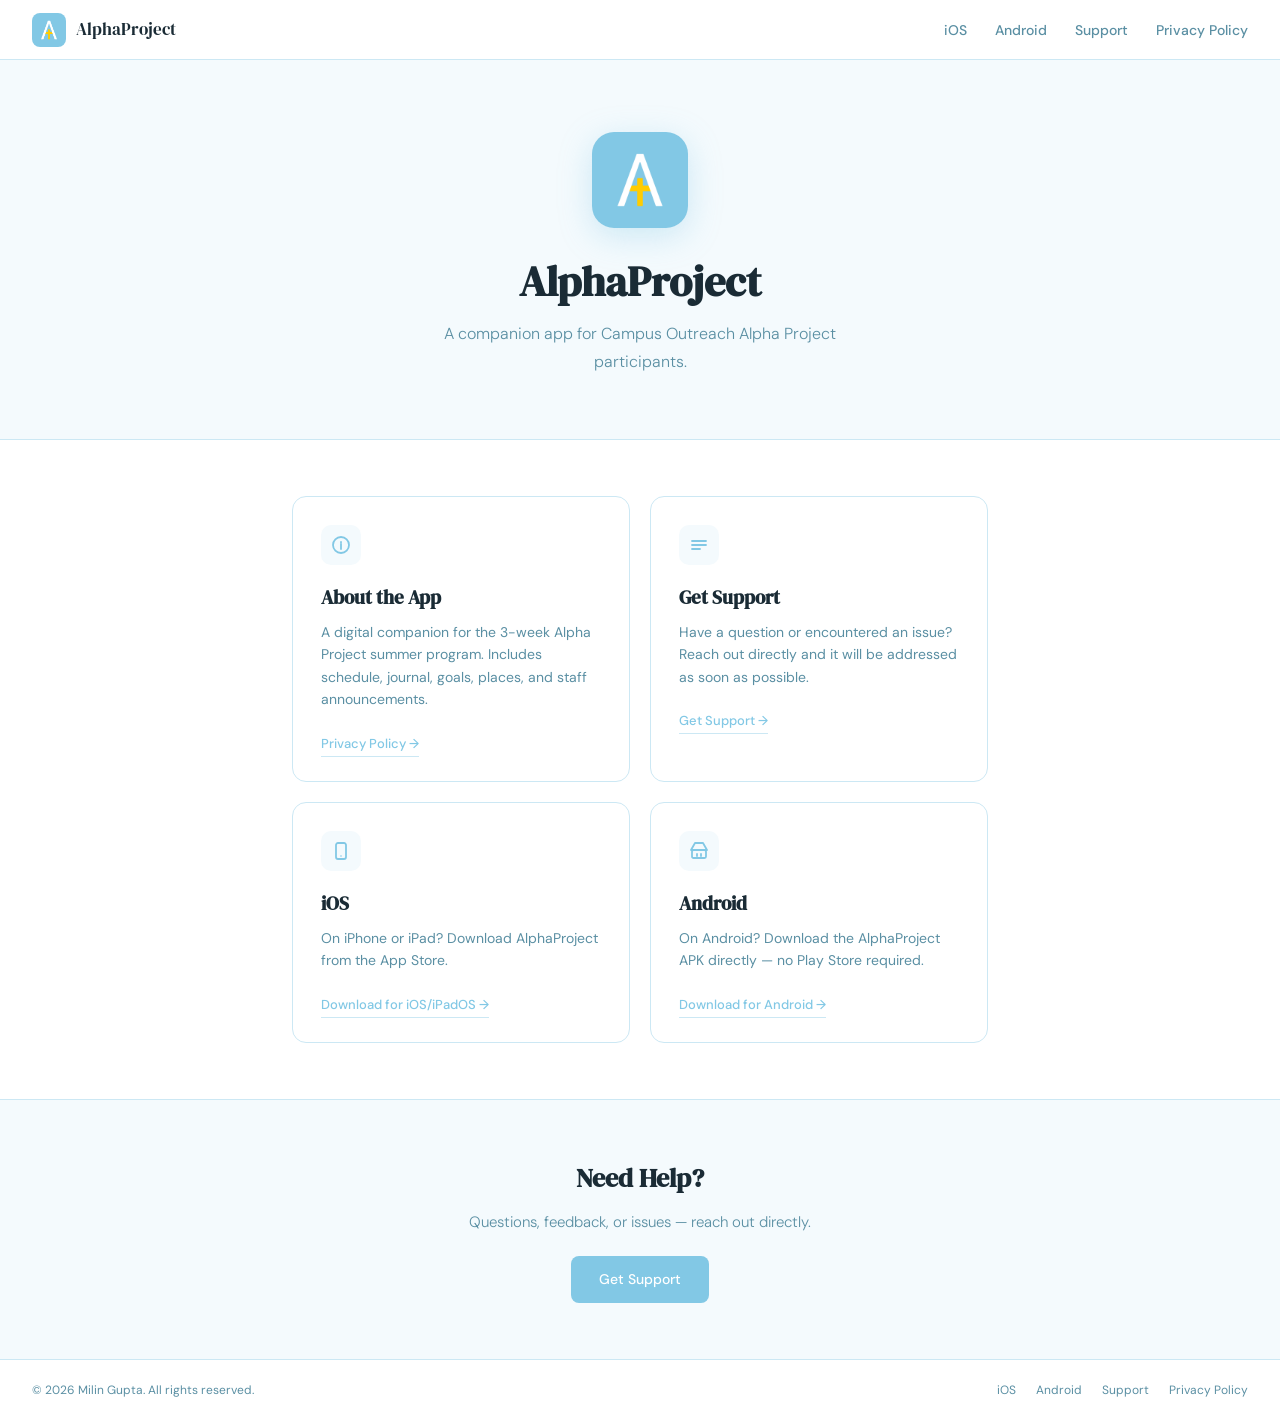
<file: index.html>
<!DOCTYPE html>
<html lang="en">
<head>
  <meta charset="UTF-8">
  <meta name="viewport" content="width=device-width, initial-scale=1.0">
  <meta name="color-scheme" content="light only">
  <title>AlphaProject</title>
  <link rel="icon" type="image/png" href="icon.png">
  <link href="https://fonts.googleapis.com/css2?family=DM+Serif+Display&family=DM+Sans:wght@300;400;500&display=swap" rel="stylesheet">
  <link rel="stylesheet" href="styles.css">
  <script src="script.js" defer></script>
</head>
<body>
  <script src="https://keepandroidopen.org/banner.js?hidebutton=off&size=mini"></script>
  
  <nav>
    <a class="nav-brand" href="index.html">
      <img class="nav-img" src="icon.png" alt="AlphaProject">
      <span class="nav-name">AlphaProject</span>
    </a>
    <ul class="nav-links" id="nav-links">
      <li><a href="ios.html">iOS</a></li>
      <li><a href="android.html">Android</a></li>
      <li><a href="support.html">Support</a></li>
      <li><a href="privacy.html">Privacy Policy</a></li>
    </ul>
    <button class="nav-hamburger" id="nav-hamburger" aria-label="Toggle navigation">
      <span></span><span></span><span></span>
    </button>
  </nav>

  <section class="hero">
    <img class="hero-img" src="icon.png" alt="AlphaProject">
    <h1>AlphaProject</h1>
    <p>A companion app for Campus Outreach Alpha Project participants.</p>
  </section>

  <div class="cards">
    <div class="card">
      <div class="card-icon">
        <svg width="20" height="20" viewBox="0 0 20 20" fill="none">
          <circle cx="10" cy="10" r="8" stroke="#82C8E5" stroke-width="1.8"/>
          <path d="M10 9v5M10 7v.5" stroke="#82C8E5" stroke-width="1.8" stroke-linecap="round"/>
        </svg>
      </div>
      <h2>About the App</h2>
      <p>A digital companion for the 3-week Alpha Project summer program. Includes schedule, journal, goals, places, and staff announcements.</p>
      <a href="privacy.html">Privacy Policy →</a>
    </div>

    <div class="card">
      <div class="card-icon">
        <svg width="20" height="20" viewBox="0 0 20 20" fill="none">
          <path d="M3 10h14M3 6h14M3 14h8" stroke="#82C8E5" stroke-width="1.8" stroke-linecap="round"/>
        </svg>
      </div>
      <h2>Get Support</h2>
      <p>Have a question or encountered an issue? Reach out directly and it will be addressed as soon as possible.</p>
      <a href="support.html">Get Support →</a>
    </div>

    <div class="card">
      <div class="card-icon">
        <svg width="20" height="20" viewBox="0 0 20 20" fill="none">
          <path d="M13 2h-6a2 2 0 00-2 2v12a2 2 0 002 2h6a2 2 0 002-2V4a2 2 0 00-2-2z" stroke="#82C8E5" stroke-width="1.8"
            fill="none" />
          <circle cx="10" cy="15" r="0.8" fill="#82C8E5" />
        </svg>
      </div>
      <h2>iOS</h2>
      <p>On iPhone or iPad? Download AlphaProject from the App Store.</p>
      <a href="ios.html">Download for iOS/iPadOS →</a>
    </div>

    <div class="card">
      <div class="card-icon">
        <svg width="20" height="20" viewBox="0 0 20 20" fill="none">
          <path d="M6 2l-4 7h16l-4-7H6z" stroke="#82C8E5" stroke-width="1.8" stroke-linejoin="round" fill="none"/>
          <rect x="3" y="9" width="14" height="8" rx="1.5" stroke="#82C8E5" stroke-width="1.8" fill="none"/>
          <path d="M8 13v2M12 13v2" stroke="#82C8E5" stroke-width="1.8" stroke-linecap="round"/>
        </svg>
      </div>
      <h2>Android</h2>
      <p>On Android? Download the AlphaProject APK directly — no Play Store required.</p>
      <a href="android.html">Download for Android →</a>
    </div>
  </div>

  <section class="contact">
    <h2>Need Help?</h2>
    <p>Questions, feedback, or issues — reach out directly.</p>
    <a class="contact-email" href="support.html">Get Support</a>
  </section>

  <footer>
    <p>© 2026 Milin Gupta. All rights reserved.</p>
    <div style="display:flex;gap:20px;">
      <a href="ios.html">iOS</a>
      <a href="android.html">Android</a>
      <a href="support.html">Support</a>
      <a href="privacy.html">Privacy Policy</a>
    </div>
  </footer>

</body>
</html>
</file>
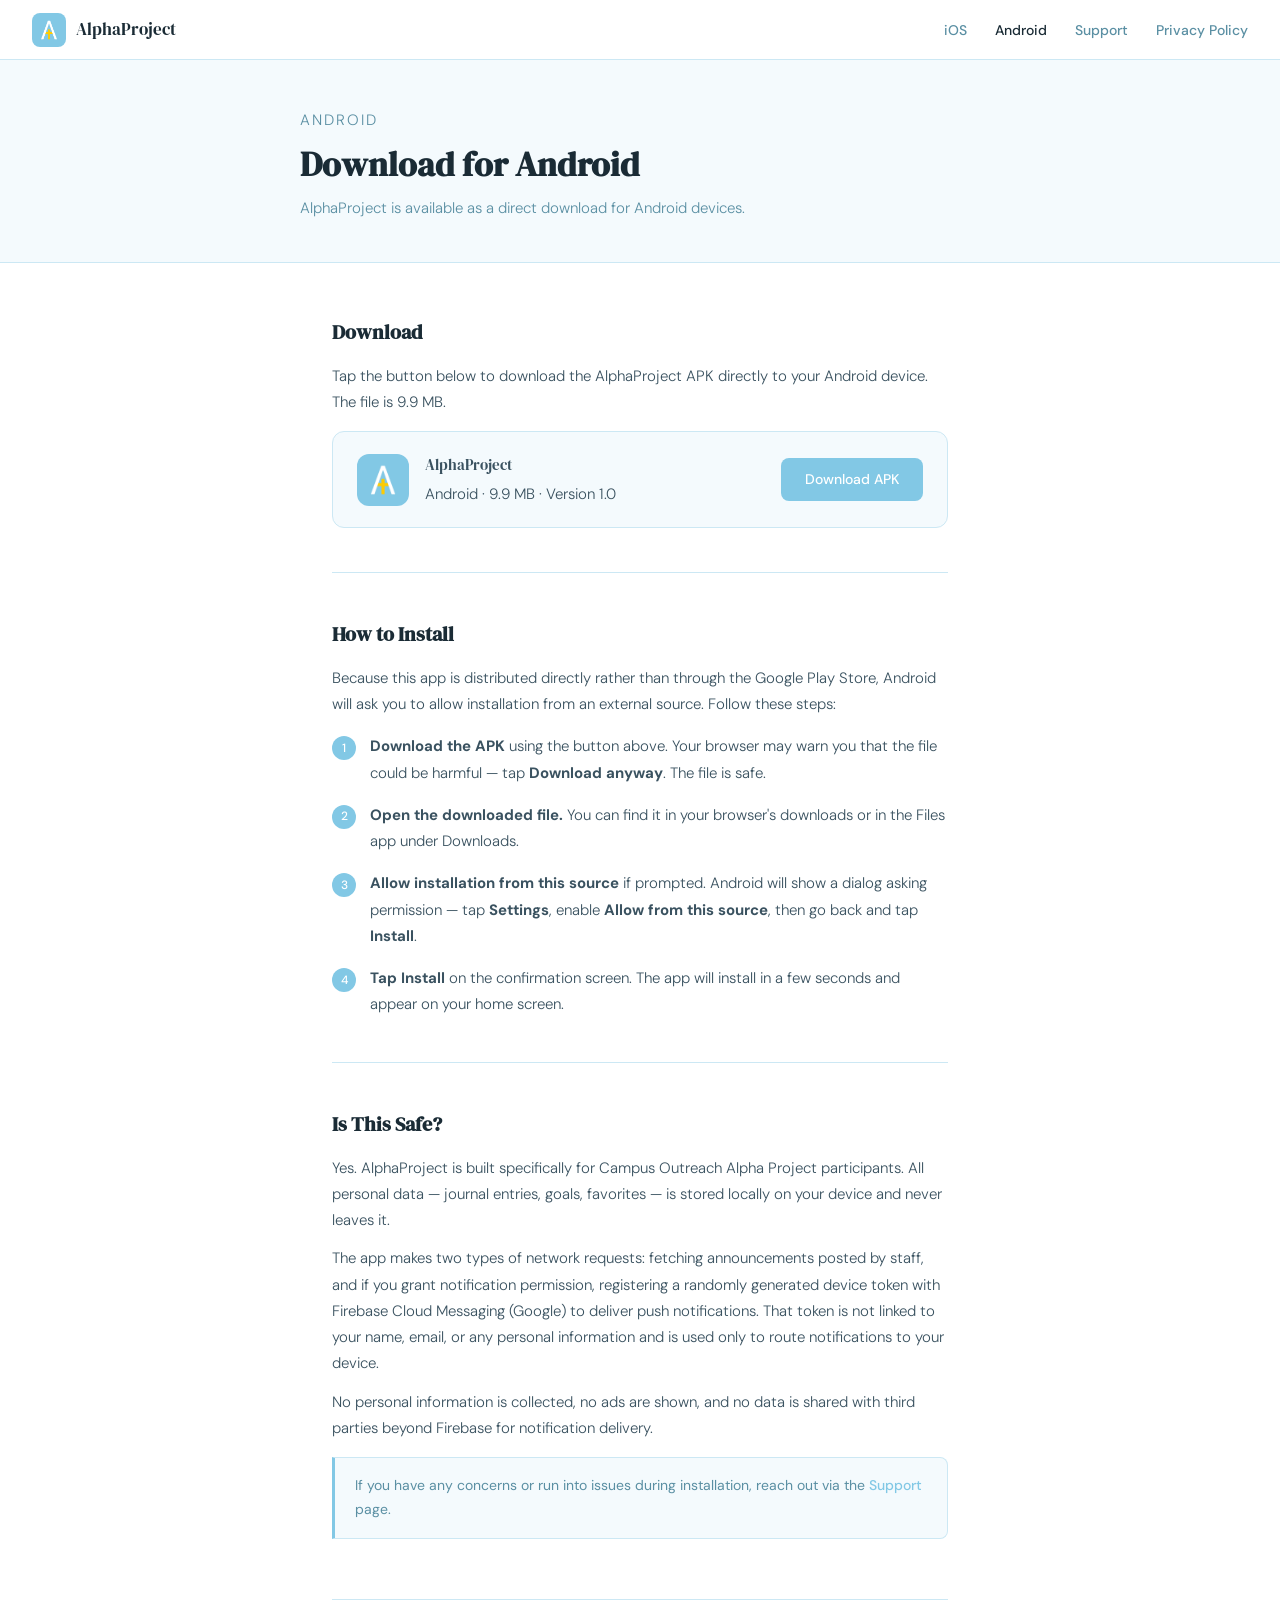
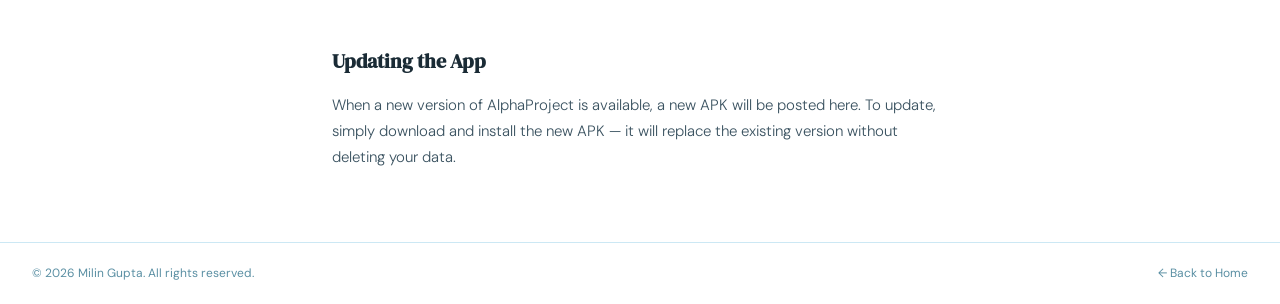
<file: android.html>
<!DOCTYPE html>
<html lang="en">
<head>
  <meta charset="UTF-8">
  <meta name="viewport" content="width=device-width, initial-scale=1.0">
  <meta name="color-scheme" content="light only">
  <title>Android | AlphaProject</title>
  <link rel="icon" type="image/png" href="icon.png">
  <link href="https://fonts.googleapis.com/css2?family=DM+Serif+Display&family=DM+Sans:wght@300;400;500&display=swap" rel="stylesheet">
  <link rel="stylesheet" href="styles.css">
  <script src="script.js" defer></script>
</head>
<body>
  <script src="https://keepandroidopen.org/banner.js?hidebutton=off&size=mini"></script>

  <nav>
    <a class="nav-brand" href="index.html">
      <img class="nav-img" src="icon.png" alt="AlphaProject">
      <span class="nav-name">AlphaProject</span>
    </a>
    <ul class="nav-links" id="nav-links">
      <li><a href="ios.html">iOS</a></li>
      <li><a href="android.html" class="active">Android</a></li>
      <li><a href="support.html">Support</a></li>
      <li><a href="privacy.html">Privacy Policy</a></li>
    </ul>
    <button class="nav-hamburger" id="nav-hamburger" aria-label="Toggle navigation">
      <span></span><span></span><span></span>
    </button>
  </nav>

  <div class="page-header">
    <div class="page-header-inner">
      <p class="page-label">Android</p>
      <h1>Download for Android</h1>
      <p>AlphaProject is available as a direct download for Android devices.</p>
    </div>
  </div>

  <div class="content">

    <div class="section">
      <h2>Download</h2>
      <p>Tap the button below to download the AlphaProject APK directly to your Android device. The file is 9.9 MB.</p>
      <div class="download-block">
        <img class="download-icon" src="icon.png" alt="AlphaProject">
        <div class="download-info">
          <p class="download-name">AlphaProject</p>
          <p class="download-meta">Android · 9.9 MB · Version 1.0</p>
        </div>
        <a class="download-btn" href="download/AlphaProject.apk" download>Download APK</a>
      </div>
    </div>

    <div class="section">
      <h2>How to Install</h2>
      <p>Because this app is distributed directly rather than through the Google Play Store, Android will ask you to allow installation from an external source. Follow these steps:</p>
      <ol class="install-steps">
        <li>
          <span class="step-num">1</span>
          <div>
            <strong>Download the APK</strong> using the button above. Your browser may warn you that the file could be harmful — tap <strong>Download anyway</strong>. The file is safe.
          </div>
        </li>
        <li>
          <span class="step-num">2</span>
          <div>
            <strong>Open the downloaded file.</strong> You can find it in your browser's downloads or in the Files app under Downloads.
          </div>
        </li>
        <li>
          <span class="step-num">3</span>
          <div>
            <strong>Allow installation from this source</strong> if prompted. Android will show a dialog asking permission — tap <strong>Settings</strong>, enable <strong>Allow from this source</strong>, then go back and tap <strong>Install</strong>.
          </div>
        </li>
        <li>
          <span class="step-num">4</span>
          <div>
            <strong>Tap Install</strong> on the confirmation screen. The app will install in a few seconds and appear on your home screen.
          </div>
        </li>
      </ol>
    </div>

    <div class="section">
      <h2>Is This Safe?</h2>
      <p>Yes. AlphaProject is built specifically for Campus Outreach Alpha Project participants. All personal data — journal entries, goals, favorites — is stored locally on your device and never leaves it.</p>
      <p>The app makes two types of network requests: fetching announcements posted by staff, and if you grant notification permission, registering a randomly generated device token with Firebase Cloud Messaging (Google) to deliver push notifications. That token is not linked to your name, email, or any personal information and is used only to route notifications to your device.</p>
      <p>No personal information is collected, no ads are shown, and no data is shared with third parties beyond Firebase for notification delivery.</p>
      <div class="highlight-box">
        If you have any concerns or run into issues during installation, reach out via the <a href="support.html" style="color: var(--blue); text-decoration: none; font-weight: 500;">Support</a> page.
      </div>
    </div>

    <div class="section">
      <h2>Updating the App</h2>
      <p>When a new version of AlphaProject is available, a new APK will be posted here. To update, simply download and install the new APK — it will replace the existing version without deleting your data.</p>
    </div>

  </div>

  <footer>
    <p>© 2026 Milin Gupta. All rights reserved.</p>
    <a href="index.html">← Back to Home</a>
  </footer>

</body>
</html>
</file>
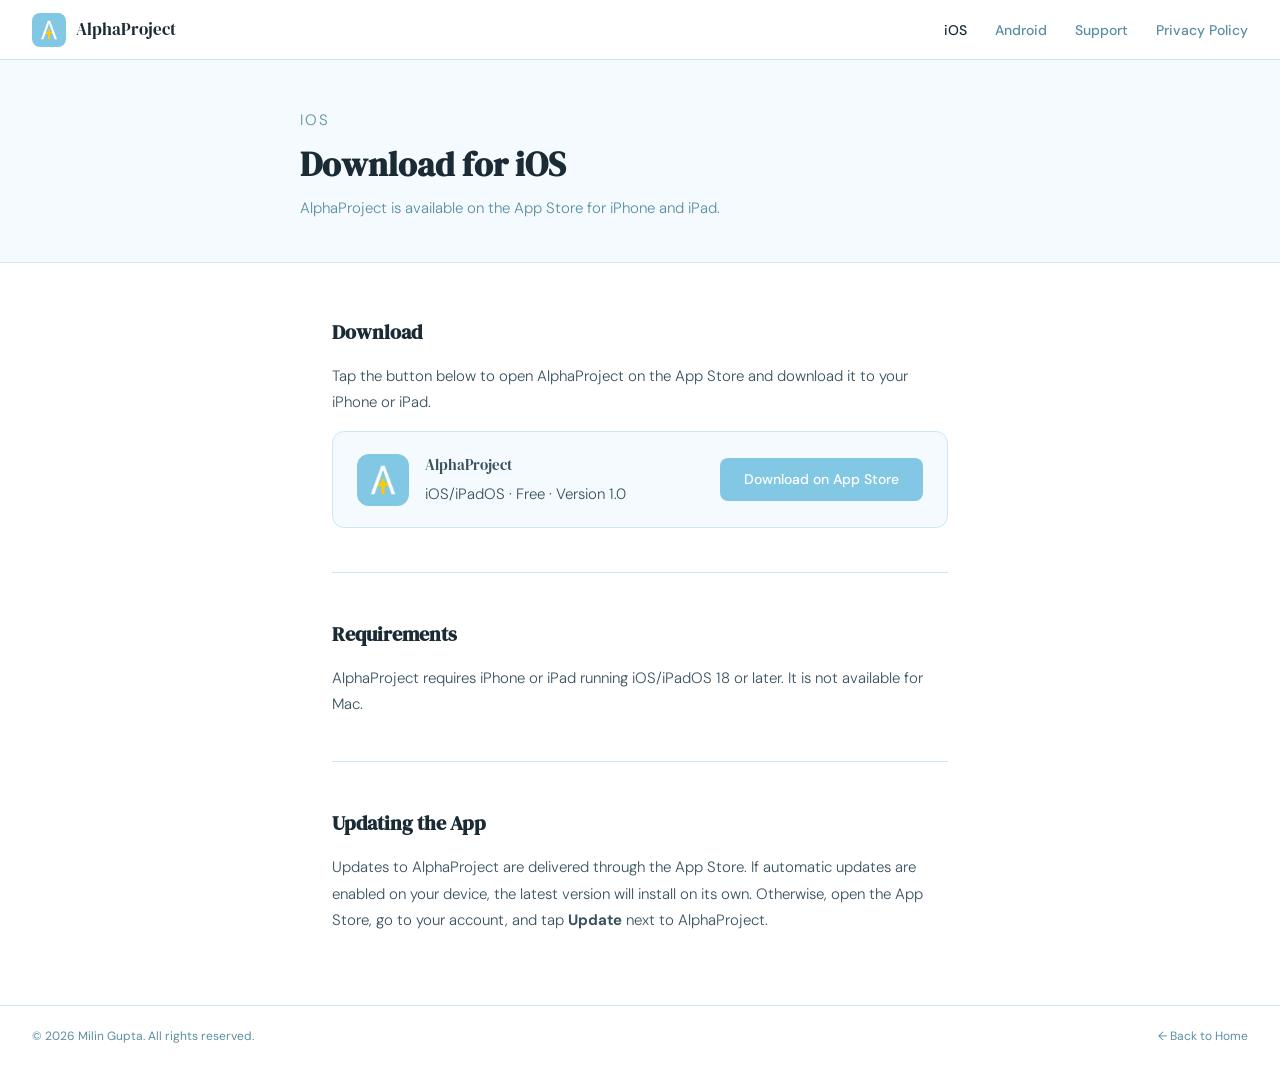
<file: ios.html>
<!DOCTYPE html>
<html lang="en">
<head>
  <meta charset="UTF-8">
  <meta name="viewport" content="width=device-width, initial-scale=1.0">
  <meta name="color-scheme" content="light only">
  <title>iOS | AlphaProject</title>
  <link rel="icon" type="image/png" href="icon.png">
  <link href="https://fonts.googleapis.com/css2?family=DM+Serif+Display&family=DM+Sans:wght@300;400;500&display=swap" rel="stylesheet">
  <link rel="stylesheet" href="styles.css">
  <script src="script.js" defer></script>
</head>
<body>
  <script src="https://keepandroidopen.org/banner.js?hidebutton=off&size=mini"></script>

  <nav>
    <a class="nav-brand" href="index.html">
      <img class="nav-img" src="icon.png" alt="AlphaProject">
      <span class="nav-name">AlphaProject</span>
    </a>
    <ul class="nav-links" id="nav-links">
      <li><a href="ios.html" class="active">iOS</a></li>
      <li><a href="android.html">Android</a></li>
      <li><a href="support.html">Support</a></li>
      <li><a href="privacy.html">Privacy Policy</a></li>
    </ul>
    <button class="nav-hamburger" id="nav-hamburger" aria-label="Toggle navigation">
      <span></span><span></span><span></span>
    </button>
  </nav>

  <div class="page-header">
    <div class="page-header-inner">
      <p class="page-label">iOS</p>
      <h1>Download for iOS</h1>
      <p>AlphaProject is available on the App Store for iPhone and iPad.</p>
    </div>
  </div>

  <div class="content">

    <div class="section">
      <h2>Download</h2>
      <p>Tap the button below to open AlphaProject on the App Store and download it to your iPhone or iPad.</p>
      <div class="download-block">
        <img class="download-icon" src="icon.png" alt="AlphaProject">
        <div class="download-info">
          <p class="download-name">AlphaProject</p>
          <p class="download-meta">iOS/iPadOS · Free · Version 1.0</p>
        </div>
        <a class="download-btn" href="https://apps.apple.com/us/app/alphaproject-app/id6762657554" target="_blank">Download on App Store</a>
      </div>
    </div>

    <div class="section">
      <h2>Requirements</h2>
      <p>AlphaProject requires iPhone or iPad running iOS/iPadOS 18 or later. It is not available for Mac.</p>
    </div>

    <div class="section">
      <h2>Updating the App</h2>
      <p>Updates to AlphaProject are delivered through the App Store. If automatic updates are enabled on your device, the latest version will install on its own. Otherwise, open the App Store, go to your account, and tap <strong>Update</strong> next to AlphaProject.</p>
    </div>

  </div>

  <footer>
    <p>© 2026 Milin Gupta. All rights reserved.</p>
    <a href="index.html">← Back to Home</a>
  </footer>

</body>
</html>
</file>
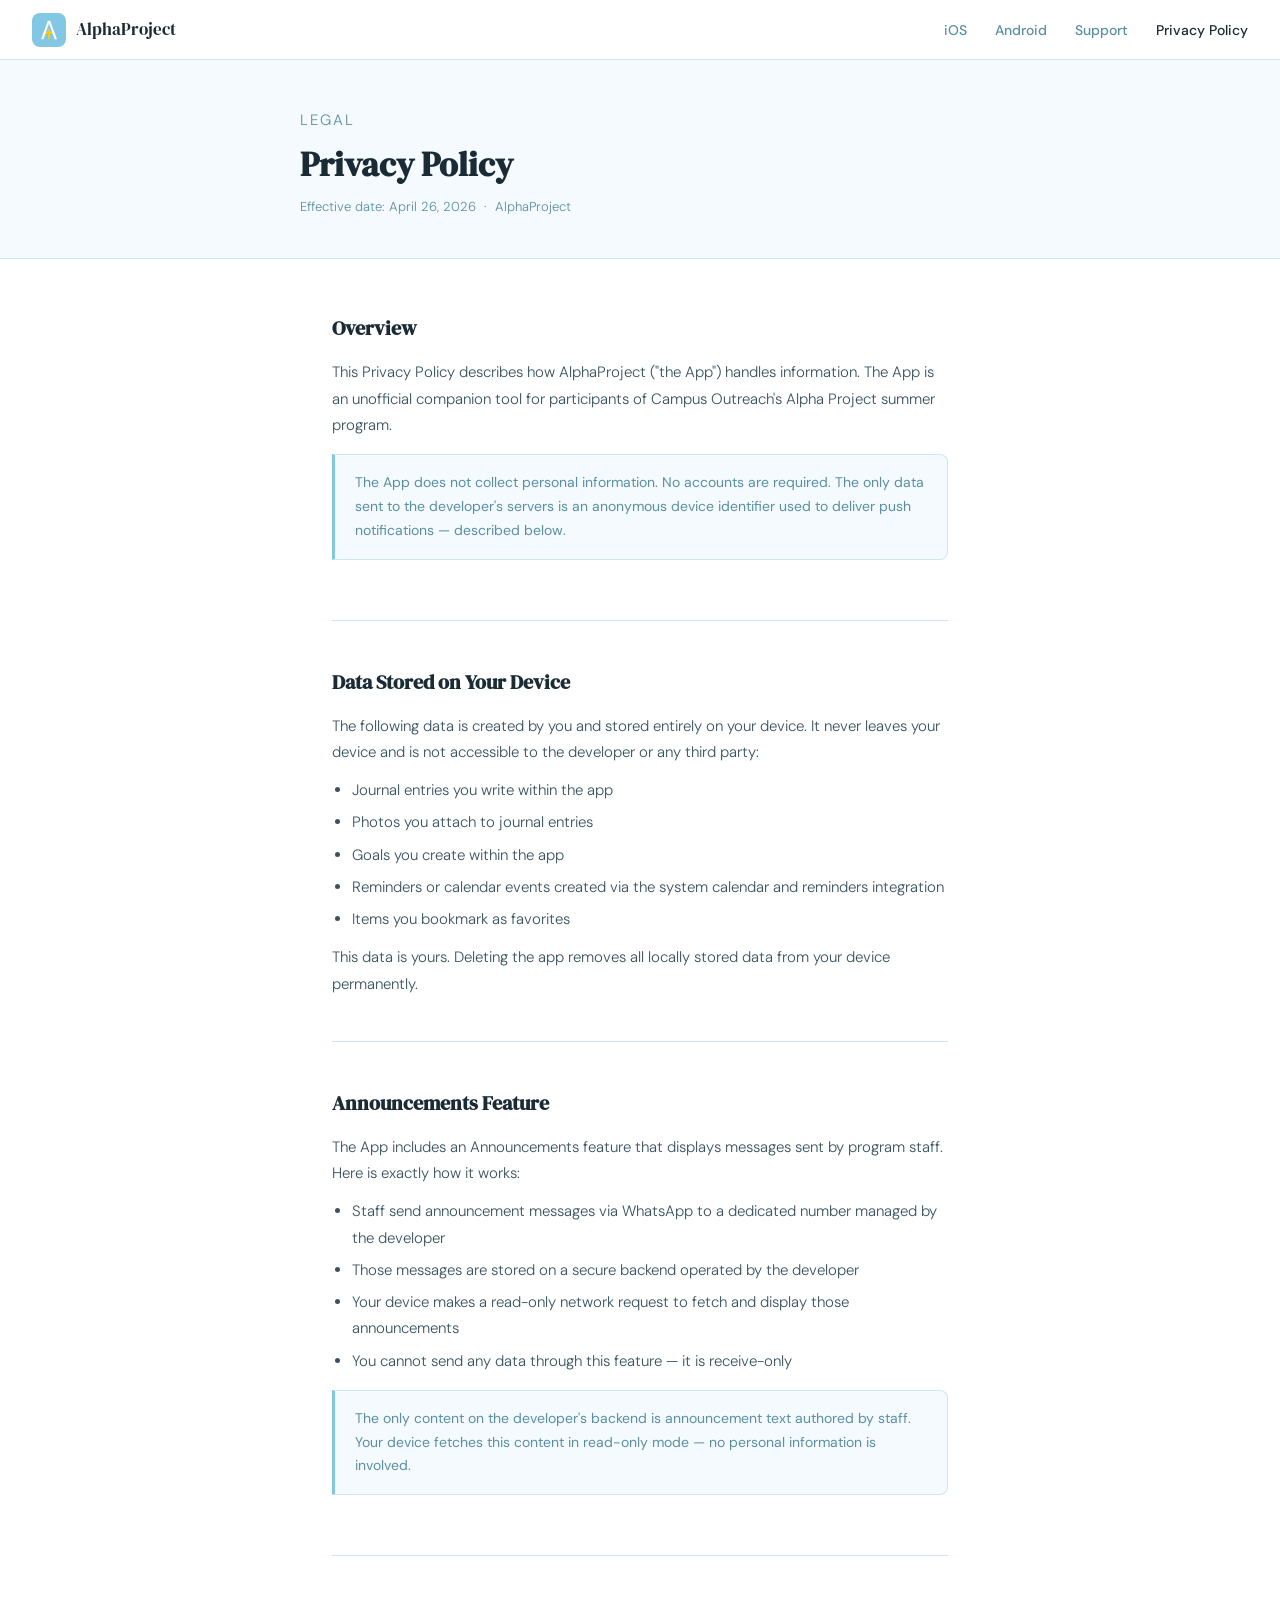
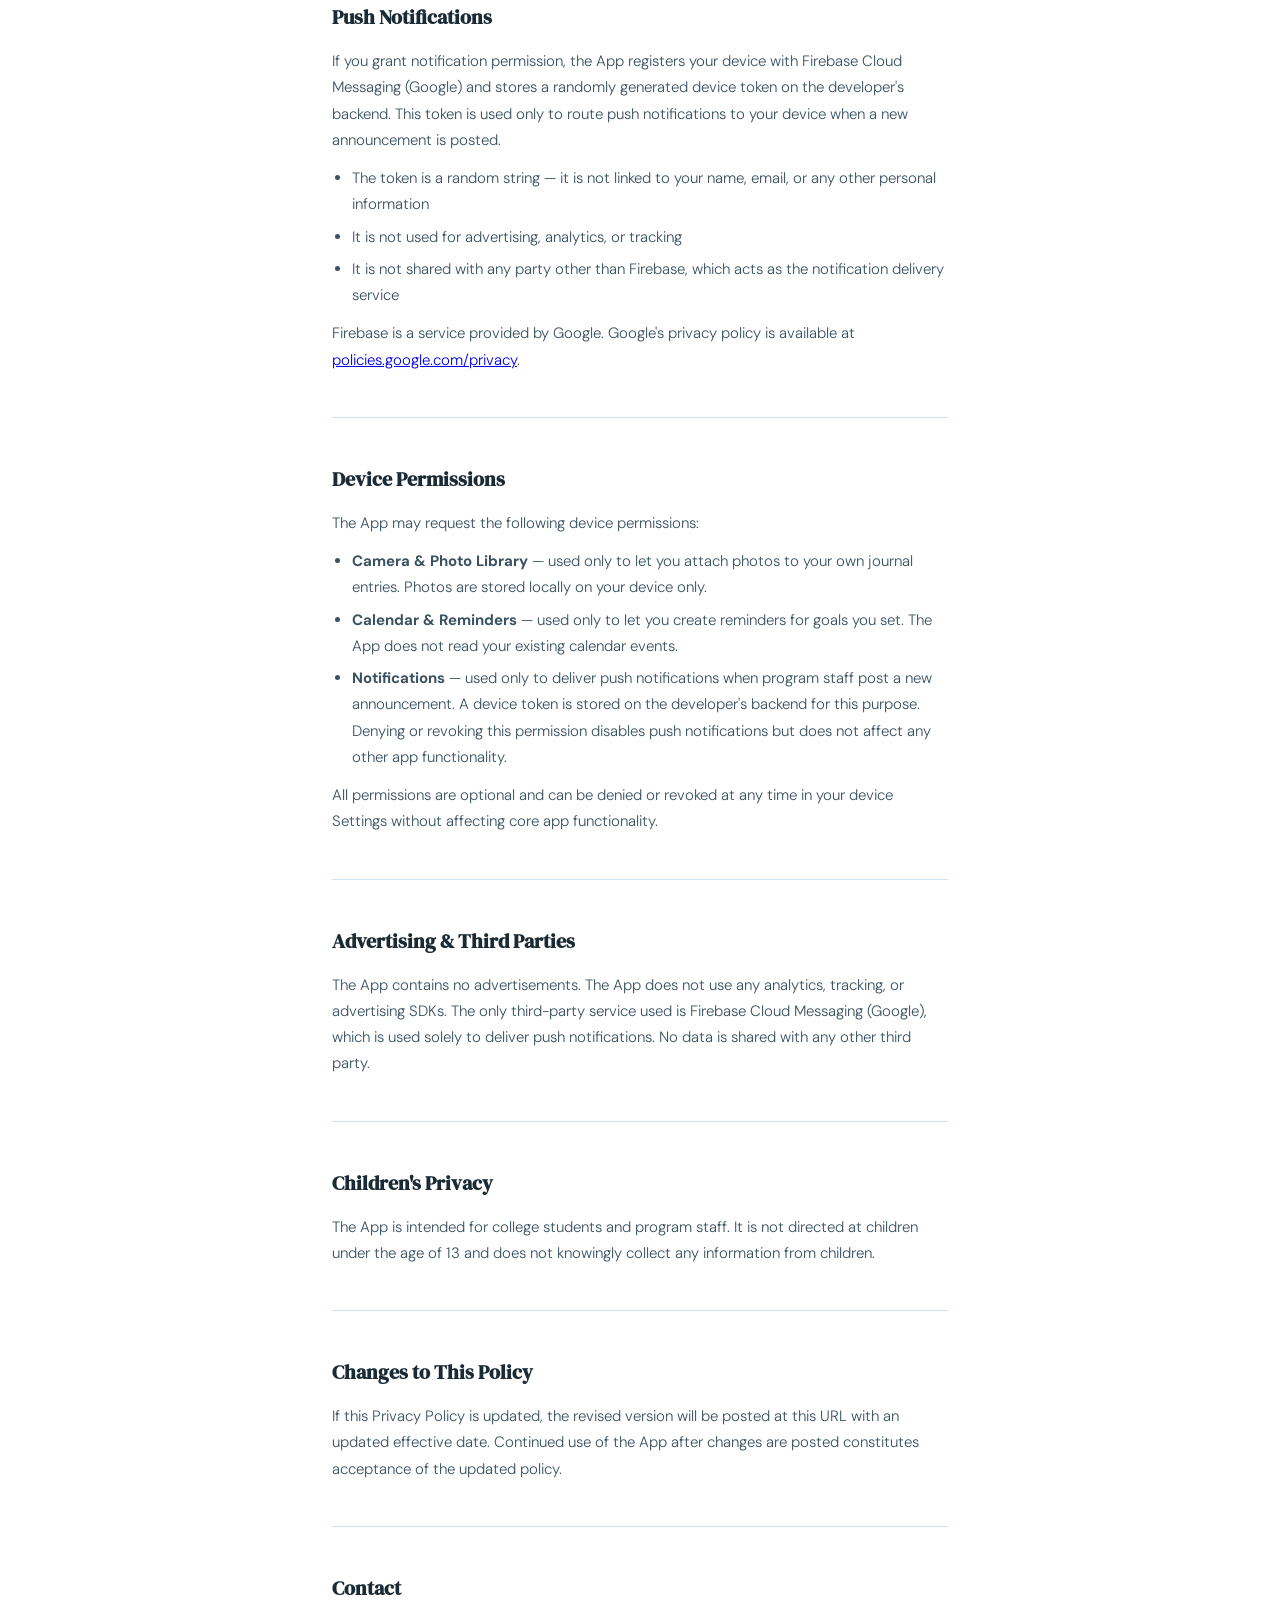
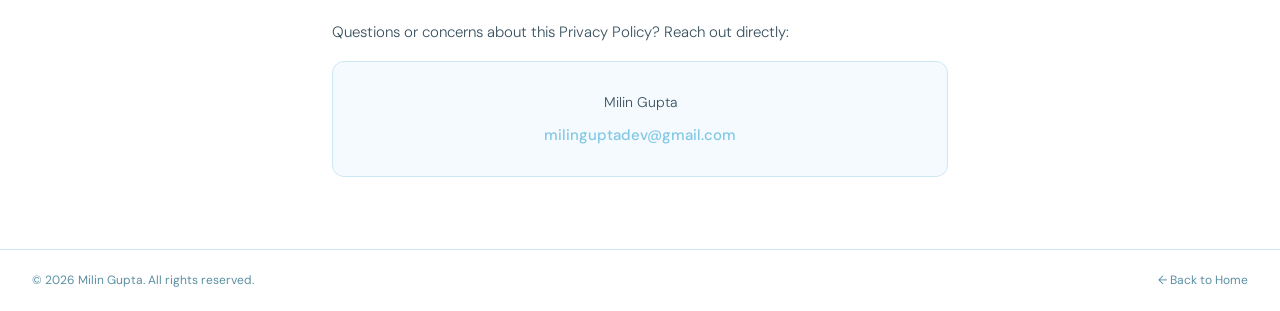
<file: privacy.html>
<!DOCTYPE html>
<html lang="en">
<head>
  <meta charset="UTF-8">
  <meta name="viewport" content="width=device-width, initial-scale=1.0">
  <meta name="color-scheme" content="light only">
  <title>Privacy Policy | AlphaProject</title>
  <link rel="icon" type="image/png" href="icon.png">
  <link href="https://fonts.googleapis.com/css2?family=DM+Serif+Display&family=DM+Sans:wght@300;400;500&display=swap" rel="stylesheet">
  <link rel="stylesheet" href="styles.css">
  <script src="script.js" defer></script>
</head>
<body>
  <script src="https://keepandroidopen.org/banner.js?hidebutton=off&size=mini"></script>

  <nav>
    <a class="nav-brand" href="index.html">
      <img class="nav-img" src="icon.png" alt="AlphaProject">
      <span class="nav-name">AlphaProject</span>
    </a>
    <ul class="nav-links" id="nav-links">
      <li><a href="ios.html">iOS</a></li>
      <li><a href="android.html">Android</a></li>
      <li><a href="support.html">Support</a></li>
      <li><a href="privacy.html" class="active">Privacy Policy</a></li>
    </ul>
    <button class="nav-hamburger" id="nav-hamburger" aria-label="Toggle navigation">
      <span></span><span></span><span></span>
    </button>
  </nav>

  <div class="page-header">
    <div class="page-header-inner">
      <p class="page-label">Legal</p>
      <h1>Privacy Policy</h1>
      <p class="meta">Effective date: April 26, 2026 &nbsp;·&nbsp; AlphaProject</p>
    </div>
  </div>

  <div class="content">

    <div class="section">
      <h2>Overview</h2>
      <p>This Privacy Policy describes how AlphaProject ("the App") handles information.
      The App is an unofficial companion tool for participants of Campus Outreach's Alpha Project summer program.</p>
      <div class="highlight-box">
        The App does not collect personal information. No accounts are required. The only data sent to the developer's servers is an anonymous device identifier used to deliver push notifications — described below.
      </div>
    </div>

    <div class="section">
      <h2>Data Stored on Your Device</h2>
      <p>The following data is created by you and stored entirely on your device. It never leaves your device and is not accessible to the developer or any third party:</p>
      <ul>
        <li>Journal entries you write within the app</li>
        <li>Photos you attach to journal entries</li>
        <li>Goals you create within the app</li>
        <li>Reminders or calendar events created via the system calendar and reminders integration</li>
        <li>Items you bookmark as favorites</li>
      </ul>
      <p>This data is yours. Deleting the app removes all locally stored data from your device permanently.</p>
    </div>

    <div class="section">
      <h2>Announcements Feature</h2>
      <p>The App includes an Announcements feature that displays messages sent by program staff. Here is exactly how it works:</p>
      <ul>
        <li>Staff send announcement messages via WhatsApp to a dedicated number managed by the developer</li>
        <li>Those messages are stored on a secure backend operated by the developer</li>
        <li>Your device makes a read-only network request to fetch and display those announcements</li>
        <li>You cannot send any data through this feature — it is receive-only</li>
      </ul>
      <div class="highlight-box">
        The only content on the developer's backend is announcement text authored by staff. Your device fetches this content in read-only mode — no personal information is involved.
      </div>
    </div>

    <div class="section">
      <h2>Push Notifications</h2>                                                                                                    
      <p>If you grant notification permission, the App registers your device with Firebase Cloud Messaging (Google) and stores a randomly generated device token on the developer's backend. This token is used only to route push notifications to your device when a new announcement is posted.</p>
      <ul>                                                                                                                           
        <li>The token is a random string — it is not linked to your name, email, or any other personal information</li>
        <li>It is not used for advertising, analytics, or tracking</li>                                                              
        <li>It is not shared with any party other than Firebase, which acts as the notification delivery service</li>                
      </ul>                                                                                                                          
      <p>Firebase is a service provided by Google. Google's privacy policy is available at <a href="https://policies.google.com/privacy" target="_blank">policies.google.com/privacy</a>.</p>                                  
    </div>

    <div class="section">
      <h2>Device Permissions</h2>
      <p>The App may request the following device permissions:</p>
      <ul>
        <li><strong>Camera &amp; Photo Library</strong> — used only to let you attach photos to your own journal entries. Photos are stored locally on your device only.</li>
        <li><strong>Calendar &amp; Reminders</strong> — used only to let you create reminders for goals you set. The App does not read your existing calendar events.</li>
        <li><strong>Notifications</strong> — used only to deliver push notifications when program staff post a new announcement. A device token is stored on the developer's backend for this purpose. Denying or revoking this permission disables push notifications but does not affect any other app functionality.</li>
      </ul>
      <p>All permissions are optional and can be denied or revoked at any time in your device Settings without affecting core app functionality.</p>
    </div>

    <div class="section">
      <h2>Advertising &amp; Third Parties</h2>
      <p>The App contains no advertisements. The App does not use any analytics, tracking, or advertising SDKs. The only third-party service used is Firebase Cloud Messaging (Google), which is used solely to deliver push notifications. No data is shared with any other third party.</p>
    </div>

    <div class="section">
      <h2>Children's Privacy</h2>
      <p>The App is intended for college students and program staff. It is not directed at children under the age of 13 and does not knowingly collect any information from children.</p>
    </div>

    <div class="section">
      <h2>Changes to This Policy</h2>
      <p>If this Privacy Policy is updated, the revised version will be posted at this URL with an updated effective date. Continued use of the App after changes are posted constitutes acceptance of the updated policy.</p>
    </div>

    <div class="section">
      <h2>Contact</h2>
      <p>Questions or concerns about this Privacy Policy? Reach out directly:</p>
      <div class="contact-block">
        <p>Milin Gupta</p>
        <a href="mailto:milinguptadev@gmail.com">milinguptadev@gmail.com</a>
      </div>
    </div>

  </div>

  <footer>
    <p>© 2026 Milin Gupta. All rights reserved.</p>
    <a href="index.html">← Back to Home</a>
  </footer>

</body>
</html>
</file>
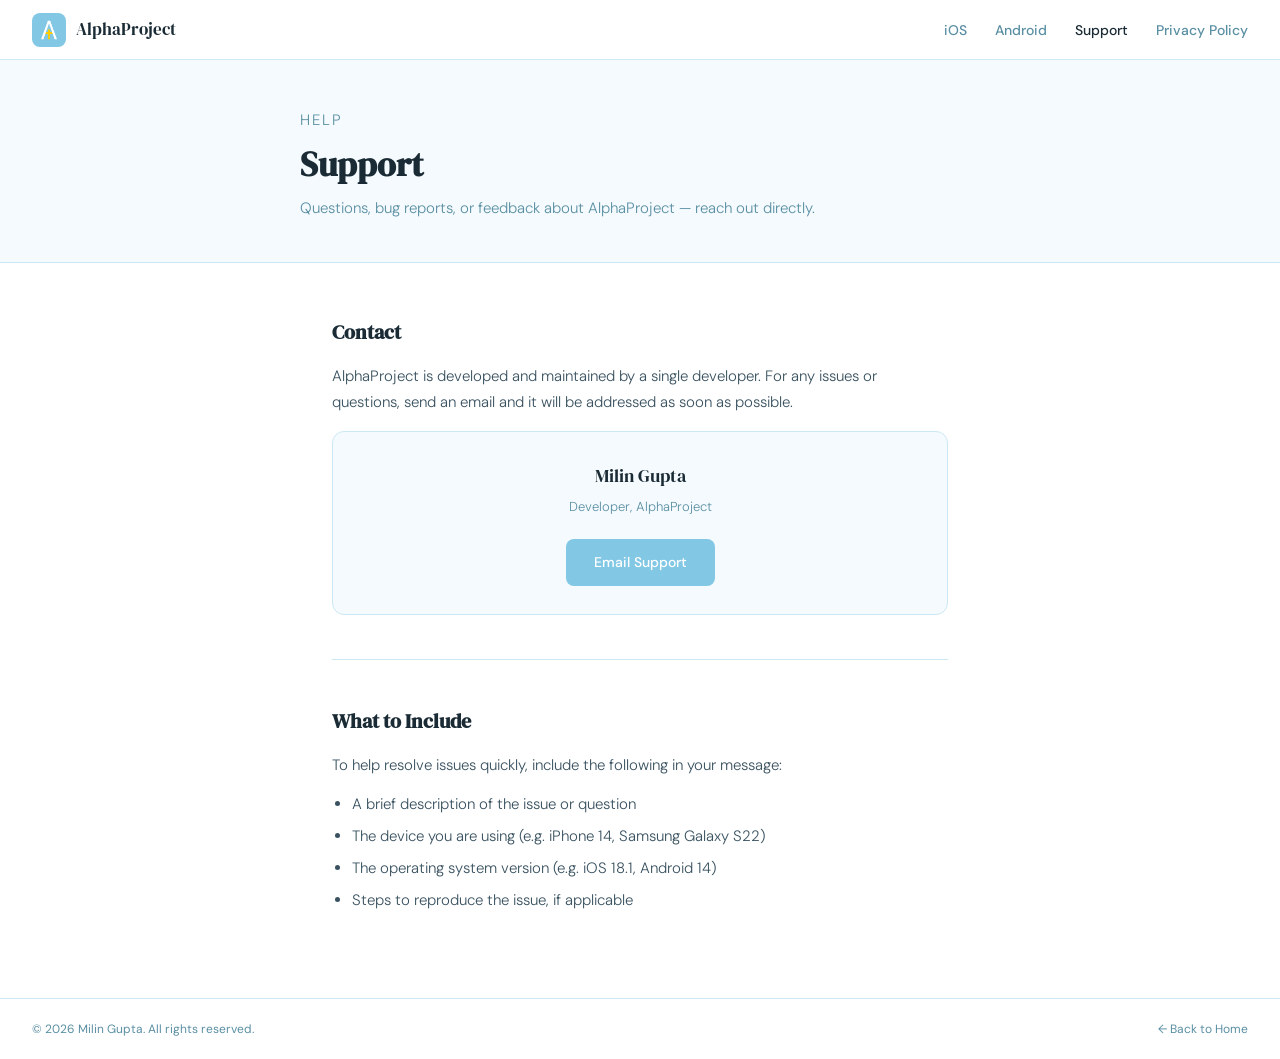
<file: support.html>
<!DOCTYPE html>
<html lang="en">
<head>
  <meta charset="UTF-8">
  <meta name="viewport" content="width=device-width, initial-scale=1.0">
  <meta name="color-scheme" content="light only">
  <title>Support | AlphaProject</title>
  <link rel="icon" type="image/png" href="icon.png">
  <link href="https://fonts.googleapis.com/css2?family=DM+Serif+Display&family=DM+Sans:wght@300;400;500&display=swap" rel="stylesheet">
  <link rel="stylesheet" href="styles.css">
  <script src="script.js" defer></script>
</head>
<body>
  <script src="https://keepandroidopen.org/banner.js?hidebutton=off&size=mini"></script>

  <nav>
    <a class="nav-brand" href="index.html">
      <img class="nav-img" src="icon.png" alt="AlphaProject">
      <span class="nav-name">AlphaProject</span>
    </a>
    <ul class="nav-links" id="nav-links">
      <li><a href="ios.html">iOS</a></li>
      <li><a href="android.html">Android</a></li>
      <li><a href="support.html" class="active">Support</a></li>
      <li><a href="privacy.html">Privacy Policy</a></li>
    </ul>
    <button class="nav-hamburger" id="nav-hamburger" aria-label="Toggle navigation">
      <span></span><span></span><span></span>
    </button>
  </nav>

  <div class="page-header">
    <div class="page-header-inner">
      <p class="page-label">Help</p>
      <h1>Support</h1>
      <p>Questions, bug reports, or feedback about AlphaProject — reach out directly.</p>
    </div>
  </div>

  <div class="content">

    <div class="section">
      <h2>Contact</h2>
      <p>AlphaProject is developed and maintained by a single developer. For any issues or questions, send an email and it will be addressed as soon as possible.</p>
      <div class="contact-block">
        <p class="name">Milin Gupta</p>
        <p class="role">Developer, AlphaProject</p>
        <a class="email-btn" href="mailto:milinguptadev@gmail.com">Email Support</a>
      </div>
    </div>

    <div class="section">
      <h2>What to Include</h2>
      <p>To help resolve issues quickly, include the following in your message:</p>
      <ul>
        <li>A brief description of the issue or question</li>
        <li>The device you are using (e.g. iPhone 14, Samsung Galaxy S22)</li>
        <li>The operating system version (e.g. iOS 18.1, Android 14)</li>
        <li>Steps to reproduce the issue, if applicable</li>
      </ul>
    </div>

  </div>

  <footer>
    <p>© 2026 Milin Gupta. All rights reserved.</p>
    <a href="index.html">← Back to Home</a>
  </footer>

</body>
</html>
</file>
<file: styles.css>
*, *::before, *::after { box-sizing: border-box; margin: 0; padding: 0; }

:root {
  --blue: #82C8E5;
  --yellow: #FFCC00;
  --white: #FFFFFF;
  --ink: #1a2b35;
  --soft: #f4fafd;
  --mid: #5a8fa3;
  --border: #cce8f4;
}

html { color-scheme: light only; }

body {
  background: var(--white);
  color: var(--ink);
  font-family: 'DM Sans', sans-serif;
  font-weight: 400;
  line-height: 1.7;
  -webkit-font-smoothing: antialiased;
}

/* NAV */
nav {
  background: var(--white);
  border-bottom: 1px solid var(--border);
  padding: 0 32px;
  display: flex;
  align-items: center;
  justify-content: space-between;
  height: 60px;
  position: sticky;
  top: 0;
  z-index: 100;
}

.nav-brand {
  display: flex;
  align-items: center;
  gap: 10px;
  text-decoration: none;
}

.nav-img {
  width: 34px;
  height: 34px;
  border-radius: 8px;
  flex-shrink: 0;
  display: block;
}

.nav-name {
  font-family: 'DM Serif Display', serif;
  font-size: 17px;
  color: var(--ink);
}

.nav-links {
  display: flex;
  gap: 28px;
  list-style: none;
}

.nav-links a {
  font-size: 14px;
  font-weight: 500;
  color: var(--mid);
  text-decoration: none;
  transition: color 0.2s;
}

.nav-links a:hover { color: var(--ink); }
.nav-links a.active { color: var(--ink); }

/* HERO (index.html only) */
.hero {
  background: var(--soft);
  border-bottom: 1px solid var(--border);
  padding: 72px 32px 64px;
  text-align: center;
}

.hero-img {
  width: 96px;
  height: 96px;
  border-radius: 22px;
  display: block;
  margin: 0 auto 28px;
  box-shadow: 0 8px 32px rgba(130, 200, 229, 0.35);
}

.hero h1 {
  font-family: 'DM Serif Display', serif;
  font-size: clamp(28px, 5vw, 42px);
  color: var(--ink);
  line-height: 1.2;
  margin-bottom: 14px;
}

.hero p {
  font-size: 16px;
  color: var(--mid);
  max-width: 480px;
  margin: 0 auto;
  font-weight: 300;
}

/* CARDS (index.html only) */
.cards {
  max-width: 760px;
  margin: 0 auto;
  padding: 56px 32px;
  display: grid;
  grid-template-columns: repeat(auto-fit, minmax(280px, 1fr));
  gap: 20px;
}

.card {
  background: var(--white);
  border: 1px solid var(--border);
  border-radius: 14px;
  padding: 28px 28px 24px;
  transition: box-shadow 0.2s, transform 0.2s;
}

.card:hover {
  box-shadow: 0 6px 24px rgba(130, 200, 229, 0.18);
  transform: translateY(-2px);
}

.card-icon {
  width: 40px;
  height: 40px;
  background: var(--soft);
  border-radius: 10px;
  display: flex;
  align-items: center;
  justify-content: center;
  margin-bottom: 16px;
}

.card h2 {
  font-family: 'DM Serif Display', serif;
  font-size: 19px;
  color: var(--ink);
  margin-bottom: 8px;
}

.card p {
  font-size: 14px;
  color: var(--mid);
  line-height: 1.6;
  margin-bottom: 18px;
}

.card a {
  display: inline-block;
  font-size: 13px;
  font-weight: 500;
  color: var(--blue);
  text-decoration: none;
  border-bottom: 1px solid var(--border);
  padding-bottom: 1px;
  transition: color 0.2s, border-color 0.2s;
}

.card a:hover {
  color: var(--ink);
  border-color: var(--ink);
}

/* CONTACT SECTION (index.html only) */
.contact {
  background: var(--soft);
  border-top: 1px solid var(--border);
  padding: 56px 32px;
  text-align: center;
}

.contact h2 {
  font-family: 'DM Serif Display', serif;
  font-size: 26px;
  color: var(--ink);
  margin-bottom: 10px;
}

.contact p {
  font-size: 15px;
  color: var(--mid);
  margin-bottom: 20px;
  font-weight: 300;
}

.contact-email {
  display: inline-block;
  background: var(--blue);
  color: var(--white);
  font-size: 14px;
  font-weight: 500;
  padding: 12px 28px;
  border-radius: 8px;
  text-decoration: none;
  transition: opacity 0.2s;
}

.contact-email:hover { opacity: 0.85; }

/* PAGE HEADER (support.html + privacy.html) */
.page-header {
  background: var(--soft);
  border-bottom: 1px solid var(--border);
  padding: 48px 32px 40px;
}

.page-header-inner {
  max-width: 680px;
  margin: 0 auto;
}

.page-label {
  font-size: 11px;
  font-weight: 500;
  letter-spacing: 2px;
  text-transform: uppercase;
  color: var(--mid);
  margin-bottom: 10px;
}

.page-header h1 {
  font-family: 'DM Serif Display', serif;
  font-size: clamp(24px, 4vw, 34px);
  color: var(--ink);
  line-height: 1.2;
  margin-bottom: 12px;
}

.page-header p {
  font-size: 15px;
  color: var(--mid);
  font-weight: 300;
}

.page-header .meta {
  font-size: 13px;
  color: var(--mid);
  font-weight: 300;
}

/* CONTENT (support.html + privacy.html) */
.content {
  max-width: 680px;
  margin: 0 auto;
  padding: 52px 32px 72px;
}

.section {
  margin-bottom: 44px;
  padding-bottom: 44px;
  border-bottom: 1px solid var(--border);
}

.section:last-child {
  border-bottom: none;
  margin-bottom: 0;
  padding-bottom: 0;
}

.section h2 {
  font-family: 'DM Serif Display', serif;
  font-size: 20px;
  color: var(--ink);
  margin-bottom: 14px;
}

.section p {
  font-size: 15px;
  color: #3a5260;
  line-height: 1.75;
  margin-bottom: 12px;
  font-weight: 300;
}

.section p:last-child { margin-bottom: 0; }

.section ul {
  margin: 12px 0 12px 20px;
}

.section ul li {
  font-size: 15px;
  color: #3a5260;
  line-height: 1.75;
  margin-bottom: 6px;
  font-weight: 300;
}

/* HIGHLIGHT BOX (support.html + privacy.html) */
.highlight-box {
  background: var(--soft);
  border: 1px solid var(--border);
  border-left: 3px solid var(--blue);
  border-radius: 0 8px 8px 0;
  padding: 16px 20px;
  margin: 16px 0;
  font-size: 14px;
  color: var(--mid);
  font-weight: 400;
}

/* CONTACT BLOCK (support.html + privacy.html) */
.contact-block {
  background: var(--soft);
  border: 1px solid var(--border);
  border-radius: 12px;
  padding: 28px;
  margin-top: 16px;
  text-align: center;
}

.contact-block p {
  margin-bottom: 6px !important;
  font-size: 14px;
}

.contact-block .name {
  font-family: 'DM Serif Display', serif;
  font-size: 18px;
  color: var(--ink);
  font-weight: 400;
  margin-bottom: 4px !important;
}

.contact-block .role {
  font-size: 13px;
  color: var(--mid);
  margin-bottom: 20px !important;
}

.contact-block a:not(.email-btn) {
  color: var(--blue);
  text-decoration: none;
  font-weight: 500;
  font-size: 15px;
}

.contact-block a:not(.email-btn):hover { text-decoration: underline; }

/* EMAIL BUTTON (support.html) */
.email-btn {
  display: inline-block;
  background: var(--blue);
  color: var(--white);
  font-size: 14px;
  font-weight: 500;
  padding: 12px 28px;
  border-radius: 8px;
  text-decoration: none;
  transition: opacity 0.2s;
}

.email-btn:hover { opacity: 0.85; }

/* FOOTER */
footer {
  border-top: 1px solid var(--border);
  padding: 20px 32px;
  display: flex;
  justify-content: space-between;
  align-items: center;
  flex-wrap: wrap;
  gap: 10px;
}

footer p { font-size: 12px; color: var(--mid); }

footer a {
  font-size: 12px;
  color: var(--mid);
  text-decoration: none;
}

footer a:hover { color: var(--ink); }

/* DOWNLOAD BLOCK (android.html) */
.download-block {
  background: var(--soft);
  border: 1px solid var(--border);
  border-radius: 12px;
  padding: 20px 24px;
  margin-top: 16px;
  display: flex;
  align-items: center;
  gap: 16px;
  flex-wrap: wrap;
}

.download-icon {
  width: 52px;
  height: 52px;
  border-radius: 12px;
  flex-shrink: 0;
}

.download-info {
  flex: 1;
  min-width: 120px;
}

.download-name {
  font-family: 'DM Serif Display', serif;
  font-size: 16px;
  color: var(--ink);
  margin-bottom: 2px !important;
  font-weight: 400;
}

.download-meta {
  font-size: 12px;
  color: var(--mid);
  margin-bottom: 0 !important;
}

.download-btn {
  display: inline-block;
  background: var(--blue);
  color: var(--white);
  font-size: 14px;
  font-weight: 500;
  padding: 10px 24px;
  border-radius: 8px;
  text-decoration: none;
  transition: opacity 0.2s;
  white-space: nowrap;
  flex-shrink: 0;
}

.download-btn:hover { opacity: 0.85; }

/* INSTALL STEPS (android.html) */
.install-steps {
  list-style: none;
  margin: 16px 0 0;
}

.install-steps li {
  display: flex;
  gap: 14px;
  align-items: flex-start;
  margin-bottom: 16px;
  font-size: 15px;
  color: #3a5260;
  line-height: 1.75;
  font-weight: 300;
}

.install-steps li:last-child { margin-bottom: 0; }

.step-num {
  background: var(--blue);
  color: var(--white);
  font-size: 12px;
  font-weight: 500;
  width: 24px;
  height: 24px;
  border-radius: 50%;
  display: flex;
  align-items: center;
  justify-content: center;
  flex-shrink: 0;
  margin-top: 3px;
}

/* HAMBURGER */
.nav-hamburger {
  display: none;
  flex-direction: column;
  justify-content: center;
  gap: 5px;
  background: none;
  border: none;
  cursor: pointer;
  padding: 4px;
  flex-shrink: 0;
}

.nav-hamburger span {
  display: block;
  width: 22px;
  height: 2px;
  background: var(--ink);
  border-radius: 2px;
  transition: opacity 0.2s;
}

.nav-hamburger:hover span { opacity: 0.6; }

/* RESPONSIVE */
@media (max-width: 600px) {
  nav {
    padding: 0 20px;
    flex-wrap: wrap;
    height: auto;
    min-height: 60px;
    align-items: center;
  }

  .nav-brand {
    height: 60px;
    flex: 1;
  }

  .nav-hamburger {
    display: flex;
    height: 60px;
    align-items: center;
  }

  .nav-links {
    display: none;
    flex-direction: column;
    gap: 0;
    width: 100%;
    border-top: 1px solid var(--border);
    padding: 8px 0 12px;
    order: 3;
  }

  .nav-links.open { display: flex; }

  .nav-links li { width: 100%; }

  .nav-links a {
    display: block;
    padding: 10px 0;
    font-size: 15px;
  }

  .hero { padding: 48px 20px 40px; }
  .cards { padding: 36px 20px; }
  .contact { padding: 40px 20px; }
  .page-header { padding: 36px 20px 28px; }
  .content { padding: 36px 20px 52px; }
  footer { padding: 16px 20px; flex-direction: column; align-items: flex-start; }
}
</file>
